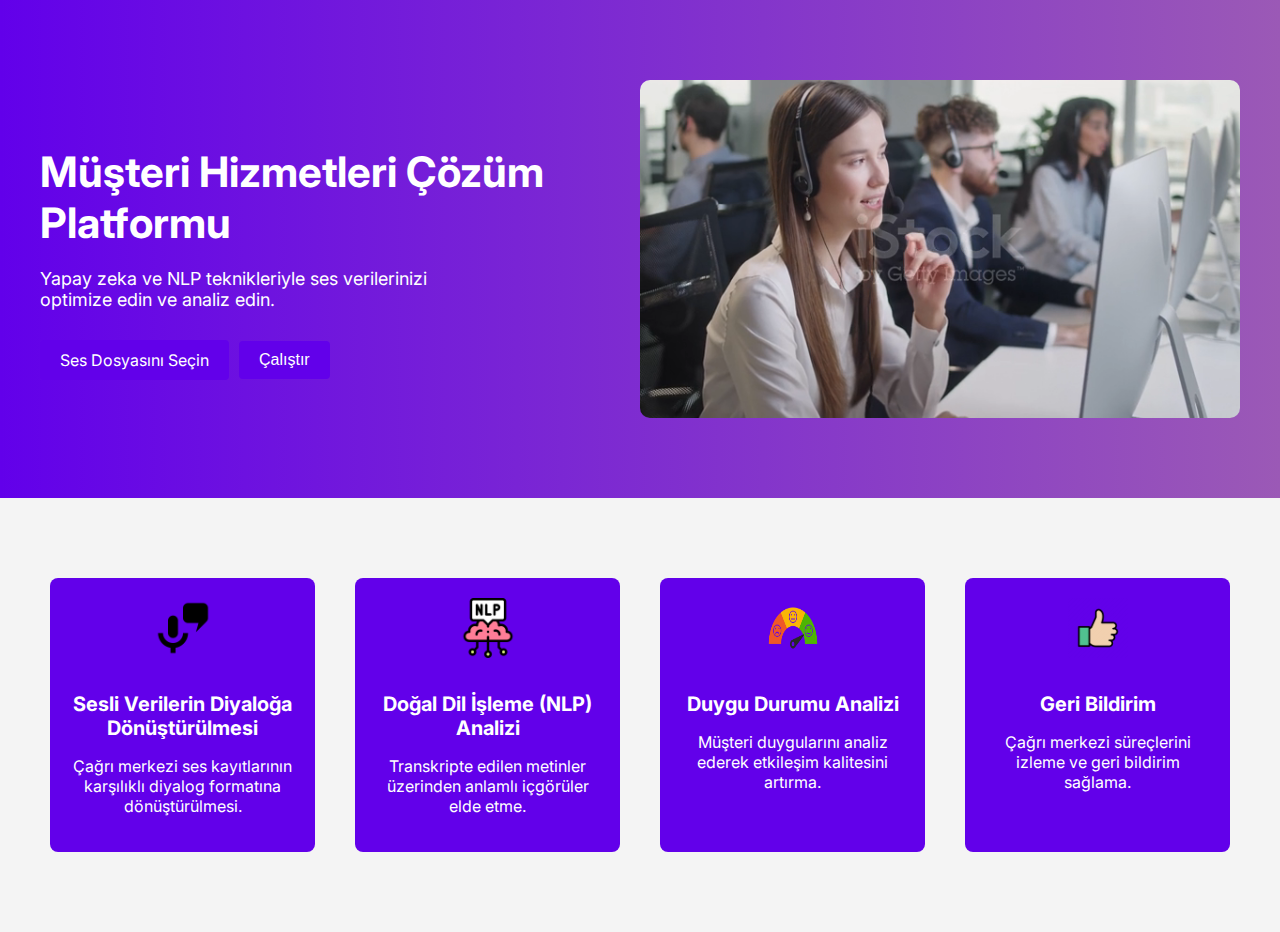
<file: templates/model.html>
<!DOCTYPE html>
<html lang="en">

<head>
    <meta charset="UTF-8">
    <meta name="viewport" content="width=device-width, initial-scale=1.0">
    <title>Müşteri Hizmetleri Çözüm Platformu</title>
    <link href="https://fonts.googleapis.com/css2?family=Inter:wght@400;700&display=swap" rel="stylesheet">
    <link rel="stylesheet" href="/static/css/styles.css">
    <style>
        .intro-video {
            width: 100%;
            max-width: 600px; 
            height: 338px; 
            border-radius: 10px; 
            object-fit: cover; 
        }

        .buttons {
            display: flex;
            align-items: center;
            gap: 10px;
        }

        .buttons button,
        .buttons .file-label {
            background-color: #6200ea;
            color: white;
            border: none;
            padding: 10px 20px;
            cursor: pointer;
            font-size: 16px;
            border-radius: 4px;
            transition: background-color 0.3s, color 0.3s;
        }

        .buttons button:hover,
        .buttons .file-label:hover {
            background-color: #531ab9;
        }

        .success-tick {
            display: none;
            color: green;
            font-size: 24px;
        }
    </style>
</head>

<body>
    <section class="intro">
        <div class="container intro-content">
            <div class="intro-text">
                <h1>Müşteri Hizmetleri Çözüm Platformu</h1>
                <p>Yapay zeka ve NLP teknikleriyle ses verilerinizi <br> optimize edin ve analiz edin.<br></p>
                <form id="audio-form" action="/process_audio" method="post" enctype="multipart/form-data">
                    <div class="buttons">
                        <label for="file" class="file-label">Ses Dosyasını Seçin</label>
                        <input type="file" id="file" name="file" style="display: none;" accept="audio/*" required>
                        <button type="submit">Çalıştır</button>
                        <span id="success-tick" class="success-tick">&#10003;</span> <!-- Yeşil tik işareti -->
                    </div>
                </form>
                <div id="result"></div>
            </div>
            <video class="intro-video" autoplay loop muted>
                <source src="/static/images/video_2.mp4" type="video/mp4">
                Tarayıcınız video formatını desteklemiyor.
            </video>
        </div>
    </section>

    <section class="highlights">
        <div class="container">
            <div class="highlight">
                <img src="/static/images/spechtotext.png" alt="Sesli Verilerin Yazıya Dönüştürülmesi">
                <h3>Sesli Verilerin Diyaloğa Dönüştürülmesi</h3>
                <p>Çağrı merkezi ses kayıtlarının karşılıklı diyalog formatına dönüştürülmesi.</p>
            </div>
            <div class="highlight">
                <img src="/static/images/nlp logo.png" alt="Doğal Dil İşleme (NLP) Analizi">
                <h3>Doğal Dil İşleme (NLP) Analizi</h3>
                <p>Transkripte edilen metinler üzerinden anlamlı içgörüler elde etme.</p>
            </div>
            <div class="highlight">
                <img src="/static/images/emotion.png" alt="Duygu Durumu Analizi">
                <h3>Duygu Durumu Analizi</h3>
                <p>Müşteri duygularını analiz ederek etkileşim kalitesini artırma.</p>
            </div>
            <div class="highlight">
                <img src="/static/images/fedbackk.png" alt="Geri Bildirim">
                <h3>Geri Bildirim</h3>
                <p>Çağrı merkezi süreçlerini izleme ve geri bildirim sağlama.</p>
            </div>
        </div>
    </section>

    <script>
        document.getElementById('audio-form').addEventListener('submit', function () {
            document.getElementById('success-tick').style.display = 'none';
        });

        document.getElementById('file').addEventListener('change', function () {
            document.getElementById('success-tick').style.display = 'inline';
        });
    </script>
</body>

</html>
</file>
<file: static/css/styles.css>
body {
    font-family: 'Inter', sans-serif;
    margin: 0;
    padding: 0;
    color: #333;
    background-color: #fff;
}

.container {
    max-width: 1200px;
    margin: 0 auto;
    padding: 20px;
}

.header {
    background-color: #fff;
    padding: 20px 0;
    box-shadow: 0px 2px 4px rgba(0, 0, 0, 0.1);
    position: sticky;
    top: 0;
    z-index: 1000;
}

.header-content {
    display: flex;
    justify-content: space-between;
    align-items: center;
}

.logo {
    max-height: 50px;
}

.nav a {
    margin: 0 15px;
    text-decoration: none;
    color: #333;
    font-weight: bold;
    transition: color 0.3s;
}

.nav a:hover {
    color: #6200ea;
}

.intro {
    display: flex;
    align-items: center;
    justify-content: space-between;
    padding: 60px 0;
    background: linear-gradient(to right, #6200ea, #9b59b6);
    color: white;
}

.intro-content {
    display: flex;
    align-items: center;
    justify-content: space-between;
    width: 100%;
}

.intro-text {
    max-width: 600px;
}

.intro-text h1 {
    font-size: 42px;
    margin-bottom: 20px;
}

.intro-text p {
    font-size: 18px;
    margin-bottom: 30px;
}

.buttons button {
    background-color: #fff;
    color: #6200ea;
    border: 2px solid #fff;
    padding: 10px 20px;
    margin-right: 10px;
    cursor: pointer;
    font-size: 16px;
    border-radius: 4px;
    transition: background-color 0.3s, color 0.3s;
}

.buttons button:hover {
    background-color: #6200ea;
    color: #fff;
}

.intro-image,
.intro-video {
    max-width: 400px;
    width: 100%;
    height: auto;
    border-radius: 10px;
    display: none; /* Varsayılan olarak gizli */
}

.intro-video {
    display: block; /* Video için görünür yap */
}

.highlights {
    background-color: #f4f4f4;
    padding: 50px 0;
}

.highlights .container {
    display: flex;
    justify-content: space-between;
    flex-wrap: wrap;
    gap: 20px;
}

.highlights .highlight {
    text-align: center;
    padding: 20px;
    flex: 1;
    margin: 10px;
    background-color: #6200ea;
    border-radius: 8px;
    color: white;
    transition: background-color 0.3s;
}

.highlights .highlight:hover {
    background-color: #531ab9;
}

.highlights .highlight img {
    width: 60px;
    height: 60px;
    margin-bottom: 10px;
}

.highlights .highlight h3 {
    margin: 20px 0 10px;
    font-size: 20px;
}

.highlights .highlight p {
    font-size: 16px;
}

#success-tick {
    color: green;
    font-size: 24px;
    margin-left: 10px;
    display: none; /* Başlangıçta gizli */
}
</file>
